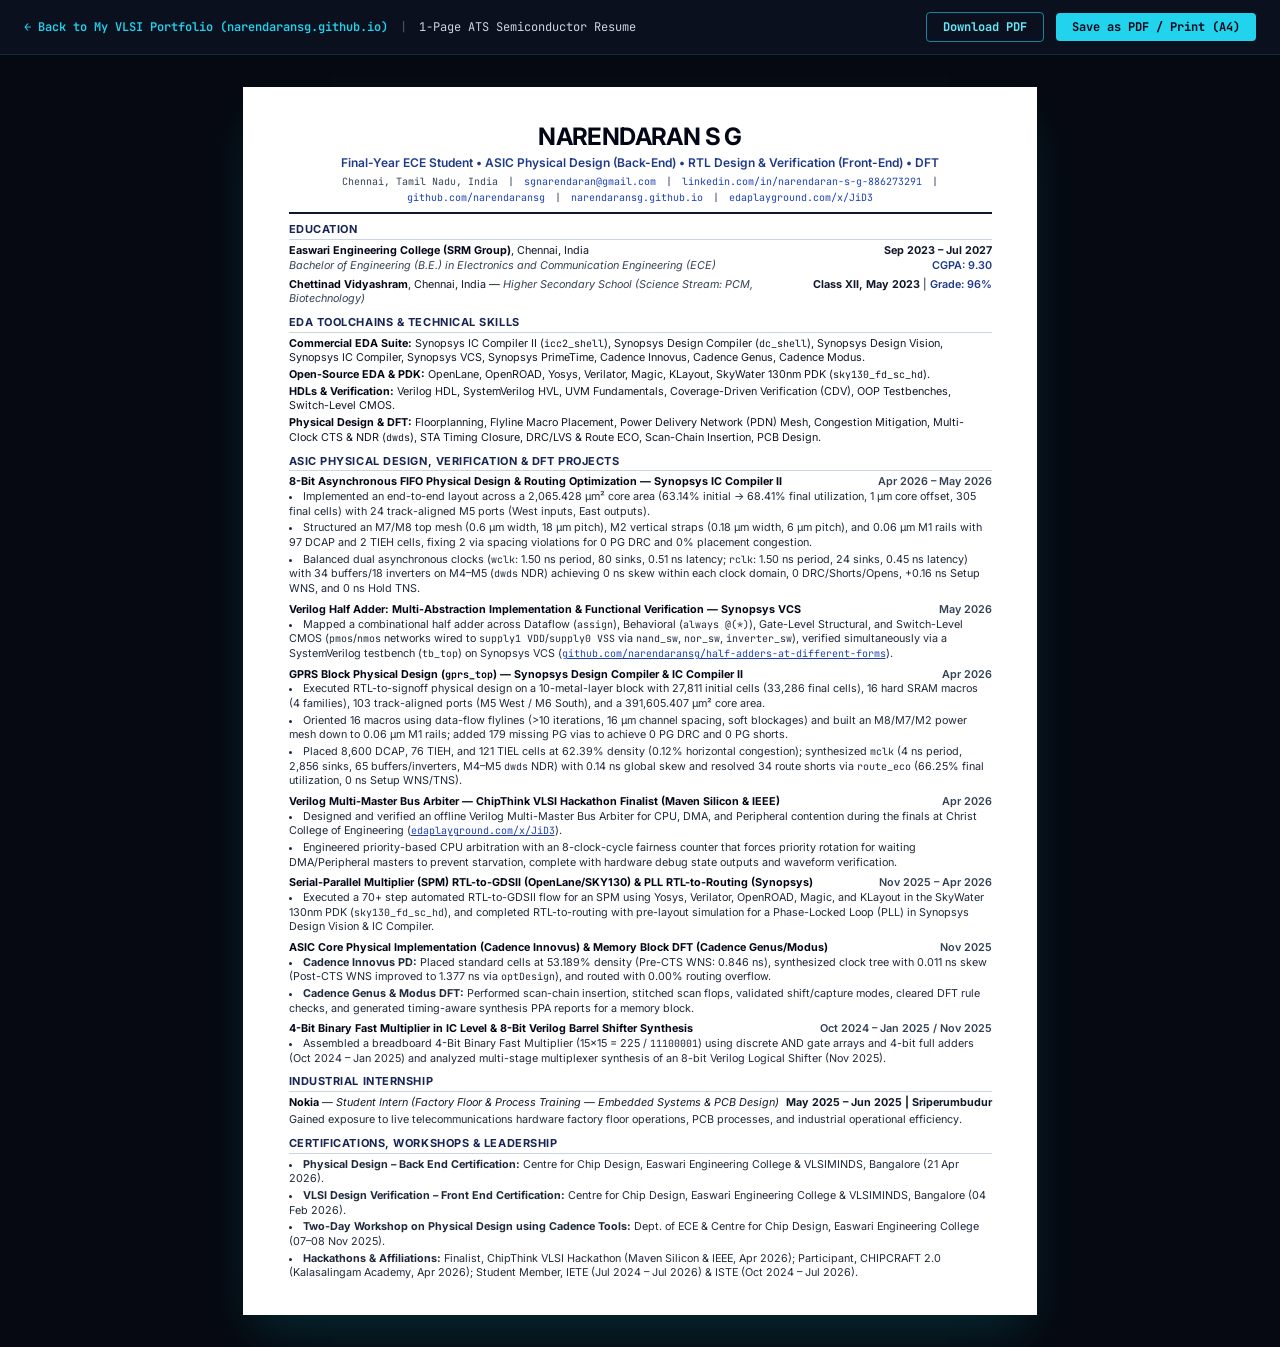
<file: resume.html>
<!DOCTYPE html>
<html lang="en">
<head>
  <meta charset="UTF-8" />
  <meta name="viewport" content="width=device-width, initial-scale=1.0" />
  <title>Narendaran S G — VLSI & ASIC Resume</title>
  <meta name="description" content="One-page resume of Narendaran S G: ASIC physical design, RTL design and verification, and DFT." />
  <link rel="canonical" href="https://narendaransg.github.io/resume.html" />
  <link rel="icon" href="favicon.svg" type="image/svg+xml" />
  <link rel="stylesheet" href="tailwind.css" />
  <link rel="preconnect" href="https://fonts.googleapis.com">
  <link rel="preconnect" href="https://fonts.gstatic.com" crossorigin>
  <link href="https://fonts.googleapis.com/css2?family=Inter:wght@400;500;600;700&family=JetBrains+Mono:wght@400;500;600&display=swap" rel="stylesheet">
  <style>
    body {
      font-family: 'Inter', sans-serif;
      background-color: #060911;
      color: #111827;
    }
    .mono {
      font-family: 'JetBrains Mono', monospace;
    }
    .a4-sheet {
      width: 210mm;
      min-height: 297mm;
      margin: 2rem auto;
      background: #FFFFFF;
      padding: 9mm 12mm;
      box-shadow: 0 25px 50px -12px rgba(0, 240, 255, 0.15);
    }
    @media print {
      body {
        background: #FFFFFF;
      }
      .no-print {
        display: none !important;
      }
      .a4-sheet {
        width: 100%;
        min-height: auto;
        margin: 0;
        padding: 5mm 8mm;
        box-shadow: none;
        zoom: 0.93; /* keeps the resume on a single A4 page */
      }
      @page {
        size: A4;
        margin: 4mm;
      }
    }
  </style>
</head>
<body>

  <!-- Top Navigation & Print Action Bar -->
  <div class="no-print bg-[#0B101E] border-b border-cyan-500/20 px-6 py-3 sticky top-0 z-50 flex flex-wrap items-center justify-between text-xs mono text-slate-300">
    <div class="flex items-center space-x-3">
      <a href="index.html" class="text-cyan-400 font-semibold hover:underline">&larr; Back to My VLSI Portfolio (narendaransg.github.io)</a>
      <span class="text-slate-600">|</span>
      <span>1-Page ATS Semiconductor Resume</span>
    </div>
    <div class="flex items-center space-x-3">
      <a href="Narendaran_S_G_Resume.pdf" download class="px-4 py-1.5 rounded border border-cyan-400/60 text-cyan-300 font-bold hover:bg-cyan-400/10 transition">
        Download PDF
      </a>
      <button onclick="window.print()" class="px-4 py-1.5 rounded bg-cyan-400 text-slate-950 font-bold hover:bg-cyan-300 transition">
        Save as PDF / Print (A4)
      </button>
    </div>
  </div>

  <!-- A4 Printable Sheet -->
  <main class="a4-sheet text-[10.8px] leading-[1.36] text-slate-900">

    <!-- HEADER (Phone Number Removed) -->
    <header class="border-b-2 border-slate-900 pb-2 text-center">
      <h1 class="text-2xl font-bold tracking-tight text-slate-950 uppercase">Narendaran S G</h1>
      <p class="text-xs font-semibold text-blue-900 mt-0.5">
        Final-Year ECE Student &bull; ASIC Physical Design (Back-End) &bull; RTL Design &amp; Verification (Front-End) &bull; DFT
      </p>
      <div class="flex flex-wrap justify-center gap-x-2.5 gap-y-0.5 text-[10px] text-slate-700 mt-1 mono">
        <span>Chennai, Tamil Nadu, India</span>
        <span>|</span>
        <a href="mailto:sgnarendaran@gmail.com" class="text-blue-800 hover:underline">sgnarendaran@gmail.com</a>
        <span>|</span>
        <a href="https://www.linkedin.com/in/narendaran-s-g-886273291" class="text-blue-800 hover:underline">linkedin.com/in/narendaran-s-g-886273291</a>
        <span>|</span>
        <a href="https://github.com/narendaransg" class="text-blue-800 hover:underline">github.com/narendaransg</a>
        <span>|</span>
        <a href="https://narendaransg.github.io" class="text-blue-800 hover:underline">narendaransg.github.io</a>
        <span>|</span>
        <a href="https://edaplayground.com/x/JiD3" class="text-blue-800 hover:underline">edaplayground.com/x/JiD3</a>
      </div>
    </header>

    <!-- EDUCATION -->
    <section class="mt-2">
      <h2 class="text-[11px] font-bold uppercase tracking-wider text-blue-950 border-b border-slate-300 pb-0.5 mb-1">Education</h2>
      <div class="flex justify-between items-baseline">
        <div>
          <span class="font-bold text-slate-950">Easwari Engineering College (SRM Group)</span>, Chennai, India
          <div class="italic text-slate-700">Bachelor of Engineering (B.E.) in Electronics and Communication Engineering (ECE)</div>
        </div>
        <div class="text-right shrink-0">
          <div class="font-bold">Sep 2023 – Jul 2027</div>
          <div class="font-semibold text-blue-900">CGPA: 9.30</div>
        </div>
      </div>
      <div class="flex justify-between items-baseline mt-1">
        <div>
          <span class="font-bold text-slate-950">Chettinad Vidyashram</span>, Chennai, India — <span class="italic text-slate-700">Higher Secondary School (Science Stream: PCM, Biotechnology)</span>
        </div>
        <div class="text-right shrink-0">
          <span class="font-bold">Class XII, May 2023</span> | <span class="font-semibold text-blue-900">Grade: 96%</span>
        </div>
      </div>
    </section>

    <!-- TECHNICAL SKILLS -->
    <section class="mt-2">
      <h2 class="text-[11px] font-bold uppercase tracking-wider text-blue-950 border-b border-slate-300 pb-0.5 mb-1">EDA Toolchains &amp; Technical Skills</h2>
      <ul class="space-y-0.5">
        <li><strong class="text-slate-950">Commercial EDA Suite:</strong> Synopsys IC Compiler II (<span class="mono text-[10px]">icc2_shell</span>), Synopsys Design Compiler (<span class="mono text-[10px]">dc_shell</span>), Synopsys Design Vision, Synopsys IC Compiler, Synopsys VCS, Synopsys PrimeTime, Cadence Innovus, Cadence Genus, Cadence Modus.</li>
        <li><strong class="text-slate-950">Open-Source EDA &amp; PDK:</strong> OpenLane, OpenROAD, Yosys, Verilator, Magic, KLayout, SkyWater 130nm PDK (<span class="mono text-[10px]">sky130_fd_sc_hd</span>).</li>
        <li><strong class="text-slate-950">HDLs &amp; Verification:</strong> Verilog HDL, SystemVerilog HVL, UVM Fundamentals, Coverage-Driven Verification (CDV), OOP Testbenches, Switch-Level CMOS.</li>
        <li><strong class="text-slate-950">Physical Design &amp; DFT:</strong> Floorplanning, Flyline Macro Placement, Power Delivery Network (PDN) Mesh, Congestion Mitigation, Multi-Clock CTS &amp; NDR (<span class="mono text-[10px]">dwds</span>), STA Timing Closure, DRC/LVS &amp; Route ECO, Scan-Chain Insertion, PCB Design.</li>
      </ul>
    </section>

    <!-- PROJECTS -->
    <section class="mt-2">
      <h2 class="text-[11px] font-bold uppercase tracking-wider text-blue-950 border-b border-slate-300 pb-0.5 mb-1">ASIC Physical Design, Verification &amp; DFT Projects</h2>

      <div class="mb-1.5">
        <div class="flex justify-between items-baseline">
          <span class="font-bold text-slate-950">8-Bit Asynchronous FIFO Physical Design &amp; Routing Optimization — Synopsys IC Compiler II</span>
          <span class="font-semibold text-slate-700 shrink-0">Apr 2026 – May 2026</span>
        </div>
        <ul class="list-disc list-inside space-y-0.5 text-slate-800">
          <li>Implemented an end-to-end layout across a 2,065.428 &mu;m&sup2; core area (63.14% initial &rarr; 68.41% final utilization, 1 &mu;m core offset, 305 final cells) with 24 track-aligned M5 ports (West inputs, East outputs).</li>
          <li>Structured an M7/M8 top mesh (0.6 &mu;m width, 18 &mu;m pitch), M2 vertical straps (0.18 &mu;m width, 6 &mu;m pitch), and 0.06 &mu;m M1 rails with 97 DCAP and 2 TIEH cells, fixing 2 via spacing violations for 0 PG DRC and 0% placement congestion.</li>
          <li>Balanced dual asynchronous clocks (<span class="mono text-[10px]">wclk</span>: 1.50 ns period, 80 sinks, 0.51 ns latency; <span class="mono text-[10px]">rclk</span>: 1.50 ns period, 24 sinks, 0.45 ns latency) with 34 buffers/18 inverters on M4–M5 (<span class="mono text-[10px]">dwds</span> NDR) achieving 0 ns skew within each clock domain, 0 DRC/Shorts/Opens, +0.16 ns Setup WNS, and 0 ns Hold TNS.</li>
        </ul>
      </div>

      <div class="mb-1.5">
        <div class="flex justify-between items-baseline">
          <span class="font-bold text-slate-950">Verilog Half Adder: Multi-Abstraction Implementation &amp; Functional Verification — Synopsys VCS</span>
          <span class="font-semibold text-slate-700 shrink-0">May 2026</span>
        </div>
        <ul class="list-disc list-inside space-y-0.5 text-slate-800">
          <li>Mapped a combinational half adder across Dataflow (<span class="mono text-[10px]">assign</span>), Behavioral (<span class="mono text-[10px]">always @(*)</span>), Gate-Level Structural, and Switch-Level CMOS (<span class="mono text-[10px]">pmos</span>/<span class="mono text-[10px]">nmos</span> networks wired to <span class="mono text-[10px]">supply1 VDD</span>/<span class="mono text-[10px]">supply0 VSS</span> via <span class="mono text-[10px]">nand_sw</span>, <span class="mono text-[10px]">nor_sw</span>, <span class="mono text-[10px]">inverter_sw</span>), verified simultaneously via a SystemVerilog testbench (<span class="mono text-[10px]">tb_top</span>) on Synopsys VCS (<a href="https://github.com/narendaransg/half-adders-at-different-forms" class="text-blue-800 underline mono text-[10px]">github.com/narendaransg/half-adders-at-different-forms</a>).</li>
        </ul>
      </div>

      <div class="mb-1.5">
        <div class="flex justify-between items-baseline">
          <span class="font-bold text-slate-950">GPRS Block Physical Design (<span class="mono text-[10px]">gprs_top</span>) — Synopsys Design Compiler &amp; IC Compiler II</span>
          <span class="font-semibold text-slate-700 shrink-0">Apr 2026</span>
        </div>
        <ul class="list-disc list-inside space-y-0.5 text-slate-800">
          <li>Executed RTL-to-signoff physical design on a 10-metal-layer block with 27,811 initial cells (33,286 final cells), 16 hard SRAM macros (4 families), 103 track-aligned ports (M5 West / M6 South), and a 391,605.407 &mu;m&sup2; core area.</li>
          <li>Oriented 16 macros using data-flow flylines (&gt;10 iterations, 16 &mu;m channel spacing, soft blockages) and built an M8/M7/M2 power mesh down to 0.06 &mu;m M1 rails; added 179 missing PG vias to achieve 0 PG DRC and 0 PG shorts.</li>
          <li>Placed 8,600 DCAP, 76 TIEH, and 121 TIEL cells at 62.39% density (0.12% horizontal congestion); synthesized <span class="mono text-[10px]">mclk</span> (4 ns period, 2,856 sinks, 65 buffers/inverters, M4–M5 <span class="mono text-[10px]">dwds</span> NDR) with 0.14 ns global skew and resolved 34 route shorts via <span class="mono text-[10px]">route_eco</span> (66.25% final utilization, 0 ns Setup WNS/TNS).</li>
        </ul>
      </div>

      <div class="mb-1.5">
        <div class="flex justify-between items-baseline">
          <span class="font-bold text-slate-950">Verilog Multi-Master Bus Arbiter — ChipThink VLSI Hackathon Finalist (Maven Silicon &amp; IEEE)</span>
          <span class="font-semibold text-slate-700 shrink-0">Apr 2026</span>
        </div>
        <ul class="list-disc list-inside space-y-0.5 text-slate-800">
          <li>Designed and verified an offline Verilog Multi-Master Bus Arbiter for CPU, DMA, and Peripheral contention during the finals at Christ College of Engineering (<a href="https://edaplayground.com/x/JiD3" class="text-blue-800 underline mono text-[10px]">edaplayground.com/x/JiD3</a>).</li>
          <li>Engineered priority-based CPU arbitration with an 8-clock-cycle fairness counter that forces priority rotation for waiting DMA/Peripheral masters to prevent starvation, complete with hardware debug state outputs and waveform verification.</li>
        </ul>
      </div>

      <div class="mb-1.5">
        <div class="flex justify-between items-baseline">
          <span class="font-bold text-slate-950">Serial-Parallel Multiplier (SPM) RTL-to-GDSII (OpenLane/SKY130) &amp; PLL RTL-to-Routing (Synopsys)</span>
          <span class="font-semibold text-slate-700 shrink-0">Nov 2025 – Apr 2026</span>
        </div>
        <ul class="list-disc list-inside space-y-0.5 text-slate-800">
          <li>Executed a 70+ step automated RTL-to-GDSII flow for an SPM using Yosys, Verilator, OpenROAD, Magic, and KLayout in the SkyWater 130nm PDK (<span class="mono text-[10px]">sky130_fd_sc_hd</span>), and completed RTL-to-routing with pre-layout simulation for a Phase-Locked Loop (PLL) in Synopsys Design Vision &amp; IC Compiler.</li>
        </ul>
      </div>

      <div class="mb-1.5">
        <div class="flex justify-between items-baseline">
          <span class="font-bold text-slate-950">ASIC Core Physical Implementation (Cadence Innovus) &amp; Memory Block DFT (Cadence Genus/Modus)</span>
          <span class="font-semibold text-slate-700 shrink-0">Nov 2025</span>
        </div>
        <ul class="list-disc list-inside space-y-0.5 text-slate-800">
          <li><strong>Cadence Innovus PD:</strong> Placed standard cells at 53.189% density (Pre-CTS WNS: 0.846 ns), synthesized clock tree with 0.011 ns skew (Post-CTS WNS improved to 1.377 ns via <span class="mono text-[10px]">optDesign</span>), and routed with 0.00% routing overflow.</li>
          <li><strong>Cadence Genus &amp; Modus DFT:</strong> Performed scan-chain insertion, stitched scan flops, validated shift/capture modes, cleared DFT rule checks, and generated timing-aware synthesis PPA reports for a memory block.</li>
        </ul>
      </div>

      <div class="mb-1">
        <div class="flex justify-between items-baseline">
          <span class="font-bold text-slate-950">4-Bit Binary Fast Multiplier in IC Level &amp; 8-Bit Verilog Barrel Shifter Synthesis</span>
          <span class="font-semibold text-slate-700 shrink-0">Oct 2024 – Jan 2025 / Nov 2025</span>
        </div>
        <ul class="list-disc list-inside space-y-0.5 text-slate-800">
          <li>Assembled a breadboard 4-Bit Binary Fast Multiplier (15&times;15 = 225 / <span class="mono text-[10px]">11100001</span>) using discrete AND gate arrays and 4-bit full adders (Oct 2024 – Jan 2025) and analyzed multi-stage multiplexer synthesis of an 8-bit Verilog Logical Shifter (Nov 2025).</li>
        </ul>
      </div>
    </section>

    <!-- INTERNSHIP -->
    <section class="mt-2">
      <h2 class="text-[11px] font-bold uppercase tracking-wider text-blue-950 border-b border-slate-300 pb-0.5 mb-1">Industrial Internship</h2>
      <div class="flex justify-between items-baseline">
        <div>
          <span class="font-bold text-slate-950">Nokia</span> — <span class="italic">Student Intern (Factory Floor &amp; Process Training — Embedded Systems &amp; PCB Design)</span>
        </div>
        <span class="font-bold shrink-0">May 2025 – Jun 2025 | Sriperumbudur</span>
      </div>
      <p class="text-slate-800 mt-0.5">Gained exposure to live telecommunications hardware factory floor operations, PCB processes, and industrial operational efficiency.</p>
    </section>

    <!-- CERTIFICATIONS & ACHIEVEMENTS -->
    <section class="mt-2">
      <h2 class="text-[11px] font-bold uppercase tracking-wider text-blue-950 border-b border-slate-300 pb-0.5 mb-1">Certifications, Workshops &amp; Leadership</h2>
      <ul class="list-disc list-inside space-y-0.5 text-slate-800">
        <li><strong>Physical Design – Back End Certification:</strong> Centre for Chip Design, Easwari Engineering College &amp; VLSIMINDS, Bangalore (21 Apr 2026).</li>
        <li><strong>VLSI Design Verification – Front End Certification:</strong> Centre for Chip Design, Easwari Engineering College &amp; VLSIMINDS, Bangalore (04 Feb 2026).</li>
        <li><strong>Two-Day Workshop on Physical Design using Cadence Tools:</strong> Dept. of ECE &amp; Centre for Chip Design, Easwari Engineering College (07–08 Nov 2025).</li>
        <li><strong>Hackathons &amp; Affiliations:</strong> Finalist, ChipThink VLSI Hackathon (Maven Silicon &amp; IEEE, Apr 2026); Participant, CHIPCRAFT 2.0 (Kalasalingam Academy, Apr 2026); Student Member, IETE (Jul 2024 – Jul 2026) &amp; ISTE (Oct 2024 – Jul 2026).</li>
      </ul>
    </section>

  </main>

</body>
</html>
</file>
